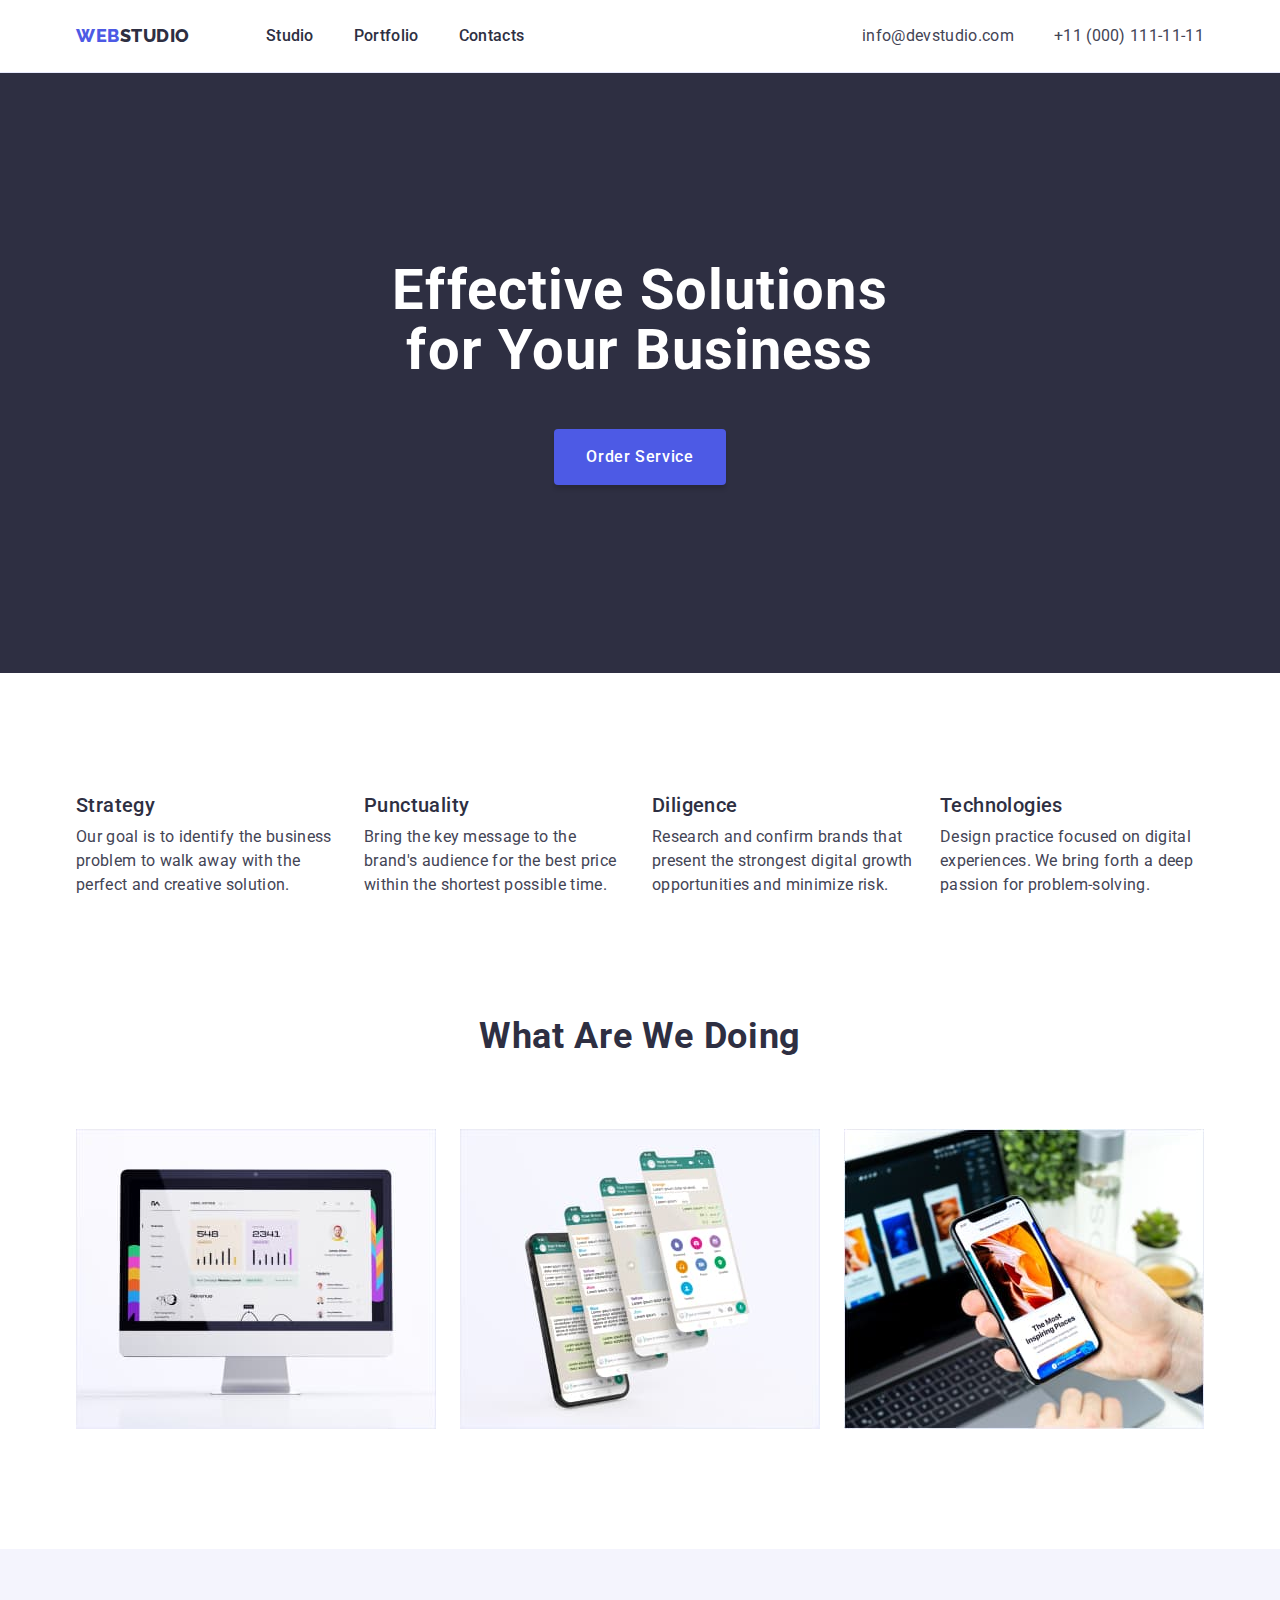
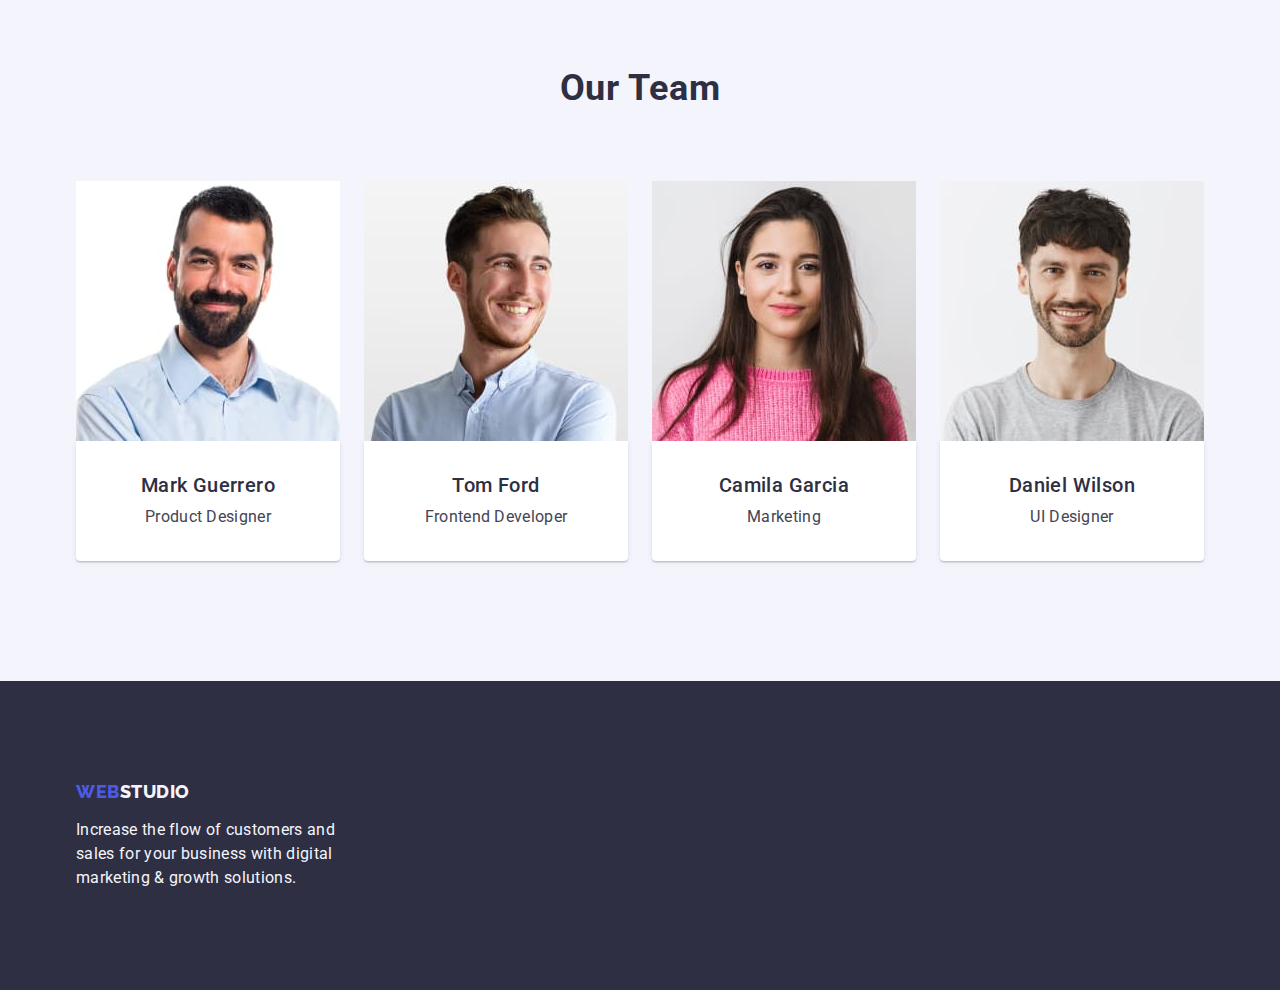
<file: index.html>
<!DOCTYPE html>
<html lang="en">
  <head>
    <meta charset="UTF-8" />
    <meta http-equiv="X-UA-Compatible" content="IE=edge" />
    <meta name="viewport" content="width=device-width, initial-scale=1.0" />
    <title>WEBSTUDIO</title>
    <link rel="preconnect" href="https://fonts.googleapis.com" />
    <link rel="preconnect" href="https://fonts.gstatic.com" crossorigin />
    <link
      href="https://fonts.googleapis.com/css2?family=Raleway:wght@800&family=Roboto:wght@400;500;700;900&display=swap"
      rel="stylesheet"
    />
    <link
      rel="stylesheet"
      href="https://cdn.jsdelivr.net/npm/modern-normalize@1.1.0/modern-normalize.min.css"
    />
    <link rel="stylesheet" href="./css/styles.css" />
  </head>
  <body>
    <header class="header">
      <div class="header-conrainer container">
        <nav class="header-nav">
          <a href="./index.html" class="header-logo-link link">Web<span class="header-logo-span">Studio</span></a>
          <ul class="header-nav-list list">
            <li class="header-nav-item">
              <a href="./index.html" class="header-nav-link link">Studio</a>
            </li>
            <li class="header-nav-item">
              <a href="./portfolio.html" class="header-nav-link link">Portfolio</a>
            </li>
            <li class="header-nav-item">
              <a href="" class="header-nav-link link">Contacts</a>
            </li>
          </ul>
        </nav>
        <address class="header-adress">
          <ul class="header-contacts-list list">
            <li class="header-contacts-item">
              <a href="mailto:info@devstudio.com" class="header-contact-link link">info@devstudio.com</a>
            </li>
            <li class="header-contacts-item">
              <a href="tel:+110001111111" class="header-contact-link link">+11 (000) 111-11-11</a>
            </li>
          </ul>
        </address>
      </div>
    </header>

    <main>
      <!-- Hero section -->
      <section class="hero section">
        <div class="hero-container container">
          <h1 class="hero-title">Effective Solutions for Your Business</h1>
          <button type="button" class="hero-btn">Order Service</button>
        </div>
      </section>

      <!-- About studio section -->
      <section class="about section">
        <div class="about-container container">
          <h2 class="about-title visually-hidden">About Studio</h2>
          <ul class="about-list list card-set">
            <li class="about-item card-set-item">
              <h3 class="about-item-header">Strategy</h3>
              <p class="about-item-text">
                Our goal is to identify the business problem to walk away with
                the perfect and creative solution.
              </p>
            </li>
            <li class="about-item card-set-item">
              <h3 class="about-item-header">Punctuality</h3>
              <p class="about-item-text">
                Bring the key message to the brand's audience for the best price
                within the shortest possible time.
              </p>
            </li>
            <li class="about-item card-set-item">
              <h3 class="about-item-header">Diligence</h3>
              <p class="about-item-text">
                Research and confirm brands that present the strongest digital
                growth opportunities and minimize risk.
              </p>
            </li>
            <li class="about-item card-set-item">
              <h3 class="about-item-header">Technologies</h3>
              <p class="about-item-text">
                Design practice focused on digital experiences. We bring forth a
                deep passion for problem-solving.
              </p>
            </li>
          </ul>
        </div>
      </section>

      <!-- What are we doing section -->
      <section class="portfolio section">
        <div class="portfolio-container container">
          <h2 class="portfolio-title">What are we doing</h2>
          <ul class="portfolio-list list card-set">
            <li class="portfolio-item card-set-item">
              <img
                src="./images/main-portfolio-web.jpg"
                alt="Web"
                width="360"
                height="360"
                class="portfolio-img"
              />
            </li>
            <li class="portfolio-item card-set-item">
              <img
                src="./images/main-portfolio-app.jpg"
                alt="Apps"
                width="360"
                height="360"
                class="portfolio-img"
              />
            </li>
            <li class="portfolio-item card-set-item">
              <img
                src="./images/main-portfolio-mobile.jpg"
                alt="Mobile"
                width="360"
                height="360"
                class="portfolio-img"
              />
            </li>
          </ul>
        </div>
      </section>

      <!-- Our team section -->
      <section class="team section">
        <div class="container">
          <h2 class="team-title">Our Team</h2>
          <ul class="team-list list card-set">
            <li class="team-item card-set-item">
            
                <img
                  src="./images/mark-guerrero.jpg"
                  alt="Mark Guerrero - Product Designer"
                  width="264"
                  height="260"
                  class="team-img"
                />
                <div class="team-item-wrapper">
                  <h3 class="team-item-header">Mark Guerrero</h3>
                  <p class="team-item-text">Product Designer</p>
                </div>
           
            </li>
            <li class="team-item card-set-item">
            
                <img
                  src="./images/tom-ford.jpg"
                  alt="Tom Ford - Frontend Developer"
                  width="264"
                  height="260"
                  class="team-img"
                />
                <div class="team-item-wrapper">
                  <h3 class="team-item-header">Tom Ford</h3>
                  <p class="team-item-text">Frontend Developer</p>
                </div>
          
            </li>
            <li class="team-item card-set-item">
             
                <img
                  src="./images/camila-garcia.jpg"
                  alt="Camila Garcia - Marketing"
                  width="264"
                  height="260"
                  class="team-img"
                />
                <div class="team-item-wrapper">
                  <h3 class="team-item-header">Camila Garcia</h3>
                  <p class="team-item-text">Marketing</p>
                </div>
            
            </li>
            <li class="team-item card-set-item">
                <img
                  src="./images/daniel-wilson.jpg"
                  alt="Daniel Wilson - UI Designer"
                  width="264"
                  height="260"
                  class="team-img"
                />
                <div class="team-item-wrapper">
                  <h3 class="team-item-header">Daniel Wilson</h3>
                  <p class="team-item-text">UI Designer</p>
                </div>
          
            </li>
          </ul>
        </div>
      </section>
    </main>

    <footer class="footer">
      <div class="container">
        <a href="./index.html" class="footer-logo-link link"
          >Web<span class="footer-logo-span">Studio</span></a
        >
        <p class="footer-text">
          Increase the flow of customers and sales for your business with
          digital marketing & growth solutions.
        </p>
      </div>
    </footer>
  </body>
</html>
</file>
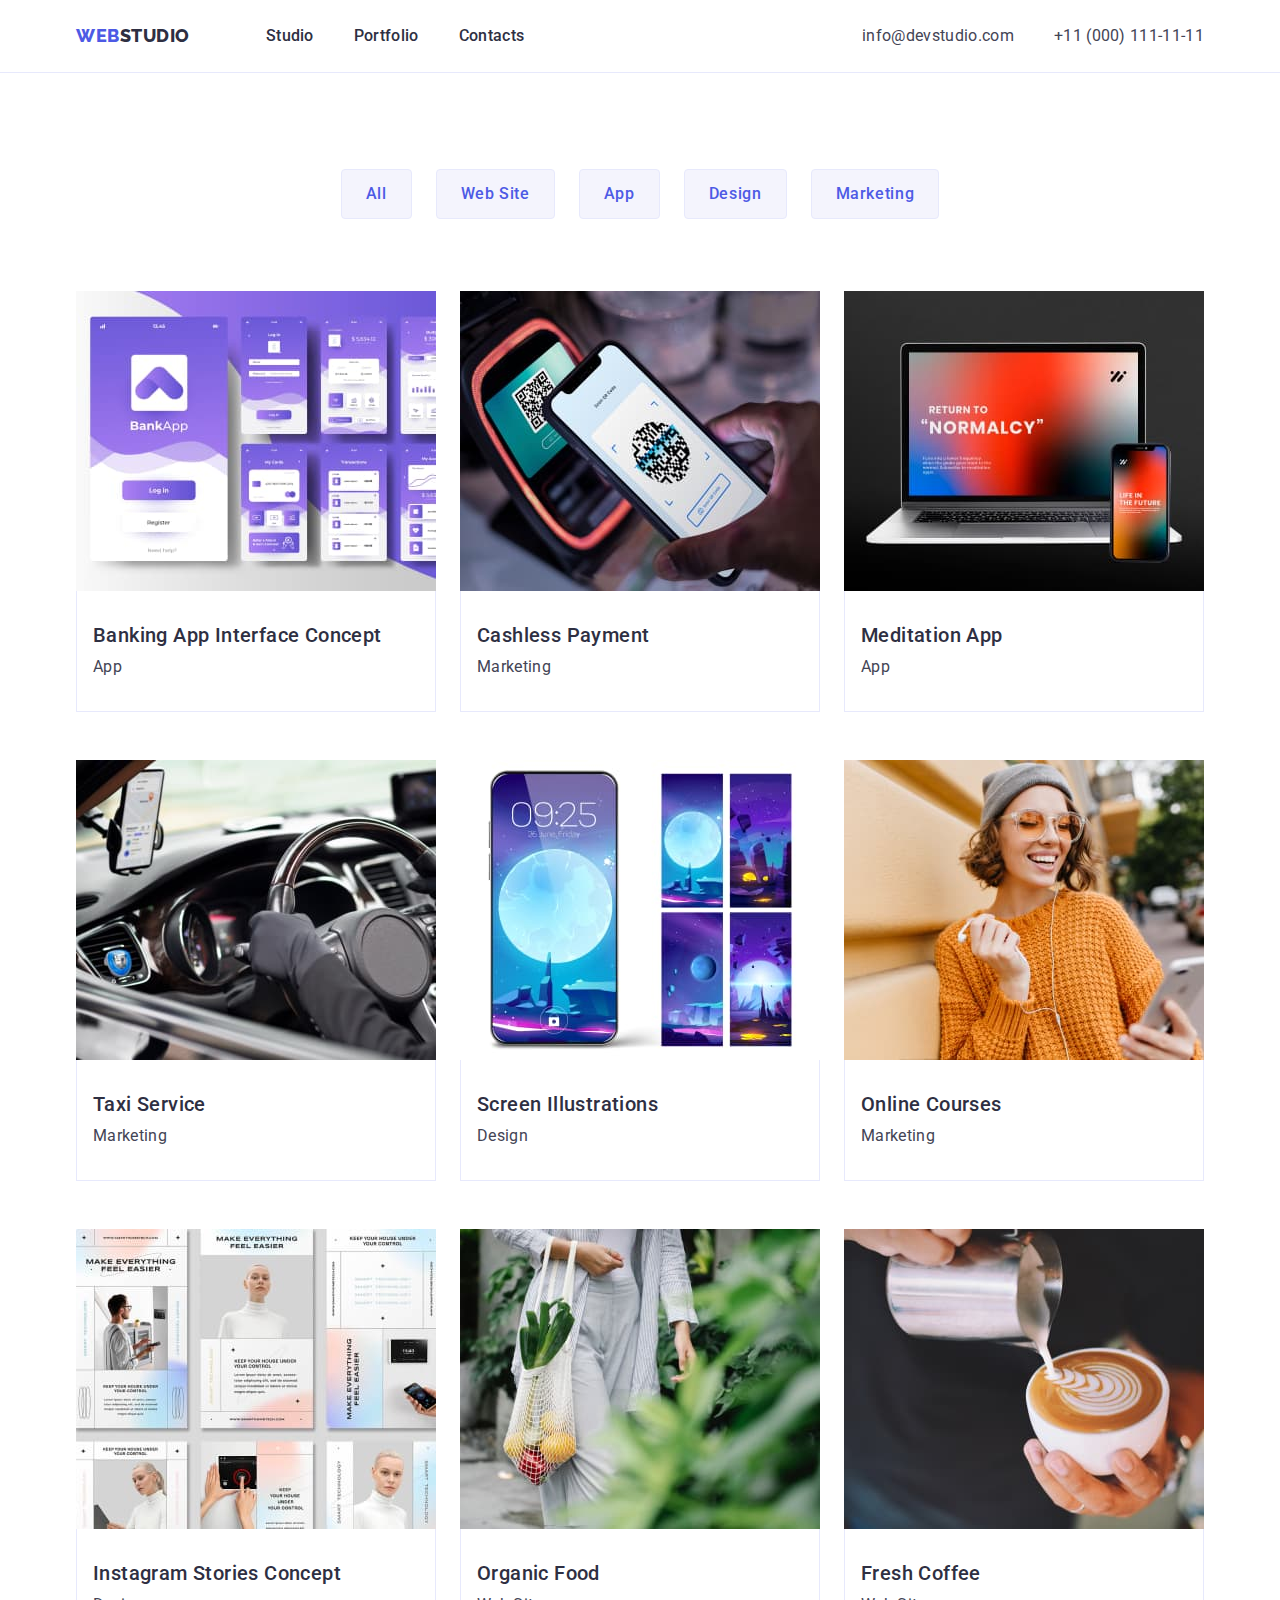
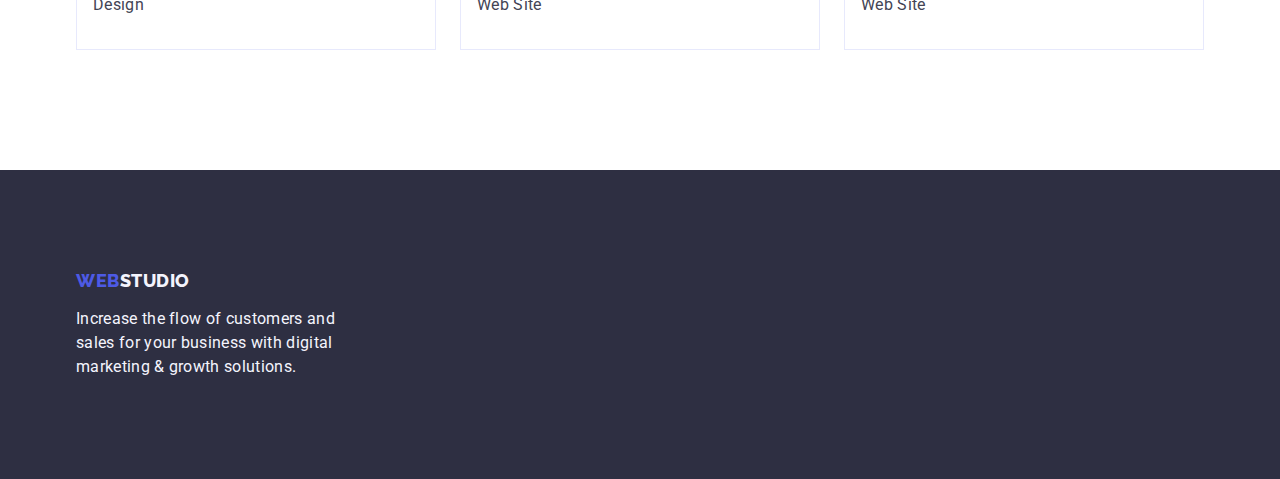
<file: portfolio.html>
<!DOCTYPE html>
<html lang="en">
  <head>
    <meta charset="UTF-8" />
    <meta http-equiv="X-UA-Compatible" content="IE=edge" />
    <meta name="viewport" content="width=device-width, initial-scale=1.0" />
    <title>Portfolio</title>
    <link rel="preconnect" href="https://fonts.googleapis.com" />
    <link rel="preconnect" href="https://fonts.gstatic.com" crossorigin />
    <link
      href="https://fonts.googleapis.com/css2?family=Raleway:wght@800&family=Roboto:wght@400;500;700;900&display=swap"
      rel="stylesheet"
    />
    <link
      rel="stylesheet"
      href="https://cdn.jsdelivr.net/npm/modern-normalize@1.1.0/modern-normalize.min.css"
    />
    <link rel="stylesheet" href="./css/styles.css" />
  </head>

  <body>
    <header class="header">
      <div class="header-conrainer container">
        <nav class="header-nav">
          <a href="./index.html" class="header-logo-link link">Web<span class="header-logo-span">Studio</span></a>
          <ul class="header-nav-list list">
            <li class="header-nav-item">
              <a href="./index.html" class="header-nav-link link">Studio</a>
            </li>
            <li class="header-nav-item">
              <a href="./portfolio.html" class="header-nav-link link">Portfolio</a>
            </li>
            <li class="header-nav-item">
              <a href="" class="header-nav-link link">Contacts</a>
            </li>
          </ul>
        </nav>
        <address class="header-adress">
          <ul class="header-contacts-list list">
            <li class="header-contacts-item">
              <a href="mailto:info@devstudio.com" class="header-contact-link link">info@devstudio.com</a>
            </li>
            <li class="header-contacts-item">
              <a href="tel:+110001111111" class="header-contact-link link">+11 (000) 111-11-11</a>
            </li>
          </ul>
        </address>
      </div>
    </header>

    <main>
      <section class="portfolio-works">
        <div class="portfolio-works-container container">
        <h1 class="portfolio-page-title visually-hidden">Portfolio</h1>

        <!-- Filters List -->
       
        <ul class="portfolio-filters-list list">
          <li class="portfolio-filters-item">
            <button type="button" class="portfolio-filters-btn">All</button>
          </li>
          <li class="portfolio-filters-item">
            <button type="button" class="portfolio-filters-btn">Web Site</button>
          </li>
          <li class="portfolio-filters-item">
            <button type="button" class="portfolio-filters-btn">App</button>
          </li>
          <li class="portfolio-filters-item">
            <button type="button" class="portfolio-filters-btn">Design</button>
          </li>
          <li class="portfolio-filters-item">
            <button type="button" class="portfolio-filters-btn">Marketing</button>
          </li>
        </ul>


        <!-- Works List -->
        <ul class="portfolio-works-list list">
          <li class="portfolio-works-item">
            <a href="" class="portfolio-works-item-link link">
              <img
                src="./images/portfolio/portfolio-banking.jpg"
                width="360"
                height="300"
                alt="Banking App Interface Concept"
                class="portfolio-works-img"
              />
              <div class="portfolio-works-title-wrapper">
              <h2 class="portfolio-works-header">Banking App Interface Concept</h2>
              <p class="portfolio-works-text">App</p>
              </div>
            </a>
          </li>
          <li class="portfolio-works-item">
            <a href="" class="portfolio-works-item-link link">
              <img
                src="./images/portfolio/portfolio-cashless-payment.jpg"
                width="360"
                height="300"
                alt="Cashless Payment"
                class="portfolio-works-img"
              />
              <div class="portfolio-works-title-wrapper">
              <h2 class="portfolio-works-header">Cashless Payment</h2>
              <p class="portfolio-works-text">Marketing</p>
              </div>
            </a>
          </li>
          <li class="portfolio-works-item">
            <a href="" class="portfolio-works-item-link link">
              <img
                src="./images/portfolio/portfolio-meditation-app.jpg"
                width="360"
                height="300"
                alt="Meditation App"
                class="portfolio-works-img"
              />
              <div class="portfolio-works-title-wrapper">
              <h2 class="portfolio-works-header">Meditation App</h2>
              <p class="portfolio-works-text">App</p>
              </div>
            </a>
          </li>
          <li class="portfolio-works-item">
            <a href="" class="portfolio-works-item-link link">
              <img
                src="./images/portfolio/portfolio-taxi-service.jpg"
                width="360"
                height="300"
                alt="Taxi Service"
                class="portfolio-works-img"
              />
              <div class="portfolio-works-title-wrapper">
              <h2 class="portfolio-works-header">Taxi Service</h2>
              <p class="portfolio-works-text">Marketing</p>
              </div>
            </a>
          </li>
          <li class="portfolio-works-item">
            <a href="" class="portfolio-works-item-link link">
              <img
                src="./images/portfolio/portfolio-screen-illustrations.jpg"
                width="360"
                height="300"
                alt="Screen Illustrations"
                class="portfolio-works-img"
              />
              <div class="portfolio-works-title-wrapper">
              <h2 class="portfolio-works-header">Screen Illustrations</h2>
              <p class="portfolio-works-text">Design</p>
              </div>
            </a>
          </li>
          <li class="portfolio-works-item">
            <a href="" class="portfolio-works-item-link link">
              <img
                src="./images/portfolio/portfolio-online-courses.jpg"
                width="360"
                height="300"
                alt="Online Courses"
                class="portfolio-works-img"
              />
              <div class="portfolio-works-title-wrapper">
              <h2 class="portfolio-works-header">Online Courses</h2>
              <p class="portfolio-works-text">Marketing</p>
              </div>
            </a>
          </li>
          <li class="portfolio-works-item">
            <a href="" class="portfolio-works-item-link link">
              <img
                src="./images/portfolio/portfolio-inst-stories-concept.jpg"
                width="360"
                height="300"
                alt="Instagram Stories Concept"
                class="portfolio-works-img"
              />
              <div class="portfolio-works-title-wrapper">
              <h2 class="portfolio-works-header">Instagram Stories Concept</h2>
              <p class="portfolio-works-text">Design</p>
              </div>
            </a>
          </li>
          <li class="portfolio-works-item">
            <a href="" class="portfolio-works-item-link link">
              <img
                src="./images/portfolio/portfolio-organic-food.jpg"
                width="360"
                height="300"
                alt="Organic Foo"
                class="portfolio-works-img"
              />
              <div class="portfolio-works-title-wrapper">
              <h2 class="portfolio-works-header">Organic Food</h2>
              <p class="portfolio-works-text">Web Site</p>
              </div>
            </a>
          </li>
          <li class="portfolio-works-item">
            <a href="" class="portfolio-works-item-link link">
              <img
                src="./images/portfolio/portfolio-fresh-coffee.jpg"
                width="360"
                height="300"
                alt="Fresh Coffee"
                class="portfolio-works-img"
              />
              <div class="portfolio-works-title-wrapper">
              <h2 class="portfolio-works-header">Fresh Coffee</h2>
              <p class="portfolio-works-text">Web Site</p>
              </div>
            </a>
          </li>
        </ul>
        </div>
      </section>
    </main>

 <footer class="footer">
      <div class="container">
        <a href="./index.html" class="footer-logo-link link">Web<span class="footer-logo-span">Studio</span></a>
        <p class="footer-text">
          Increase the flow of customers and sales for your business with
          digital marketing & growth solutions.
        </p>
      </div>
    </footer>
  </body>
</html>
</file>
<file: css/styles.css>
:root {
  --frimary-font: "Roboto", sans-serif;
  --secondary-font: "Raleway", sans-serif;
  --iris: #4d5ae5;
  --ocean: #404bbf;
  --navy-blue: #2e2f42;
  --green: #31d0aa;
  --slate: #434455;
  --light-slate: #8e8f99;
  --cornflower: #e7e9fc;
  --cloud: #f4f4fd;
  --navy-blue-modal: #2e2f42;
  --grey: #2e2f42;
  --white: #ffffff;
  --dairy: #fcfcfc;

  --indent: 24px;
  --items: 3;
}

/* Reset start */

h1,
h2,
h3,
h4,
h5,
h6,
p {
  margin: 0;
}
img {
  display: block;
  max-width: 100%;
  height: auto;
}
.link {
  color: currentColor;
  text-decoration: none;
}
.list {
  list-style: none;
  padding: 0;
  margin: 0;
}

button {
  font-family: inherit;
  color: currentColor;
  cursor: pointer;
}



/* Reset end */

/* Card set */
/*
.card-set {
  display: flex;
  align-items: center;
  gap: var(--indent);
}
.card-set-item {
  width: calc((100% - ((var(--items) -1) * var(--indent))) / var(--items)); 
}
*/

body {
  font-family: var(--frimary-font);
  background-color: var(--white);
  color: var(--slate);
}

.visually-hidden {
  position: absolute;
  width: 1px;
  height: 1px;
  margin: -1px;
  border: 0;
  padding: 0;
  white-space: nowrap;
  clip-path: inset(100%);
  clip: rect(0 0 0 0);
  overflow: hidden;
}

.container {
  width: 1158px;
  margin-left: auto;
  margin-right: auto;
  padding-left: 15px;
  padding-right: 15px;

  /*outline: 2px solid red;
  outline-offset: -2px;*/
}

.section {
  padding-top: 120px;
  padding-bottom: 120px;
}

/* Header styles */

.header {
  border-bottom: 1px solid #e7e9fc;
}

.header-conrainer {
  display: flex;
  align-items: center;
}
.header-nav {
  display: flex;
  align-items: center;
  margin-right: auto;
}

.header-logo-link {
  font-family: var(--secondary-font);
  font-weight: 800;
  font-size: 18px;
  line-height: 1.17;
  /* identical to box height, or 117% */
  letter-spacing: 0.03em;
  text-transform: uppercase;
  color: #4d5ae5;

  margin-right: 76px;
}

.header-logo-span {
  color: var(--navy-blue);
}

.header-nav-list {
  display: flex;
  align-items: center;
  gap: 40px;
}

.header-nav-item {
}

.header-nav-link {
  font-weight: 500;
  font-size: 16px;
  line-height: 24px;
  letter-spacing: 0.02em;
  color: var(--navy-blue);

  display: block;
  padding: 24px 0px;
}
.header-nav-link:hover,
.header-nav-link:focus {
  color: var(--ocean);
}

.header-adress {
  font-style: normal;
}

.header-contacts-list {
  display: flex;
  align-items: center;
  gap: 40px;
}

.header-contacts-item {
}

.header-contact-link {
  font-size: 16px;
  line-height: 24px;
  letter-spacing: 0.02em;
  color: var(--slate);

  display: block;
  padding: 24px 0px;
}
.header-contact-link:hover,
.header-contact-link:focus {
  color: var(--ocean);
}

/* Hero styles */

.hero {
  padding: 188px 0;
  background: var(--navy-blue);
}

.hero-container {

}

.hero-title {
  font-weight: 700;
  font-size: 56px;
  line-height: 1.07;
  /* or 107% */
  text-align: center;
  letter-spacing: 0.02em;
  color: var(--white);

  display: block;
  max-width: 496px;
  margin-bottom: 48px;
  margin-right: auto;
  margin-left: auto;
}

.hero-btn {
  font-family: var(--frimary-font);
  font-weight: 500;
  font-size: 16px;
  line-height: 1.5;
  /* identical to box height, or 150% */
  align-items: center;
  letter-spacing: 0.04em;
  color: var(--white);
  background: var(--iris);
  box-shadow: 0px 4px 4px rgba(0, 0, 0, 0.15);
  border-radius: 4px;
  cursor: pointer;
  border: none;

  display: block;
  min-width: 169px;
  height: 56px;
  padding: 16px 32px;
  margin-right: auto;
  margin-left: auto;
}
.hero-btn:hover,
.hero-btn:focus {
  background-color: var(--ocean);
}

/* About styles */

.about-container {
}

.about {
}

.about-list {
  display: flex;
  gap: var(--indent);
  align-items: flex-start;
}

.about-item {
  --items: 4;
  width: calc((100% - var(--indent) * 3) / 4);
}

.about-item-header {
  font-weight: 500;
  font-size: 20px;
  line-height: 24px;
  /* identical to box height, or 120% */
  letter-spacing: 0.02em;
  color: var(--navy-blue);
  margin-bottom: 8px;
}

.about-item-text {
  font-size: 16px;
  line-height: 24px;
  /* or 150% */
  letter-spacing: 0.02em;
  color: var(--slate);
}

/* Portfolio styles */

.portfolio {
  padding-top: 0px;
}

.portfolio-title {
  font-weight: 700;
  font-size: 36px;
  line-height: 1.11;
  /* identical to box height, or 111% */
  text-align: center;
  letter-spacing: 0.02em;
  text-transform: capitalize;
  color: var(--navy-blue);

  margin-bottom: 72px;
}

.portfolio-list {
  display: flex;
  align-items: center;
  gap: var(--indent);
}

.portfolio-item {
  --items: 3;
  width: calc((100% - var(--indent) * 2) / 3);
}

.portfolio-img {
  display: block;
  max-width: 100%;
  height: auto;
}

/* Team styles */

.team {
  background: var(--cloud);
}

.team-title {
  font-weight: 700;
  font-size: 36px;
  line-height: 1.11;
  /* identical to box height, or 111% */
  text-align: center;
  letter-spacing: 0.02em;
  text-transform: capitalize;
  color: var(--navy-blue);

  margin-bottom: 72px;
}

.team-list {
  display: flex;
  align-items: center;
  gap: var(--indent);
}

.team-item {
  --items: 4;
  width: calc((100% - var(--indent) * 3) / 4);
}

.team-item-card {
  
}

.team-img {
  display: block;
  max-width: 100%;
  height: auto;
}

.team-item-wrapper {
  padding: 32px 16px;
  background: var(--white);
  box-shadow: 0px 1px 6px rgba(46, 47, 66, 0.08), 0px 1px 1px rgba(46, 47, 66, 0.16), 0px 2px 1px rgba(46, 47, 66, 0.08);
  border-radius: 0px 0px 4px 4px;
  border-top: none;
}

.team-item-header {
  font-weight: 500;
  font-size: 20px;
  line-height: 1.2;
  /* identical to box height, or 120% */
  text-align: center;
  letter-spacing: 0.02em;
  color: var(--navy-blue);

  margin-bottom: 8px;
}

.team-item-text {
  font-size: 16px;
  line-height: 1.5;
  /* identical to box height, or 150% */
  text-align: center;
  letter-spacing: 0.02em;
  color: var(--slate);
}

/* Footer styles */

.footer {
  background: var(--navy-blue);
  padding-top: 100px;
  padding-bottom: 100px;
}

.footer-logo-link {
  font-family: var(--secondary-font);
  font-weight: 800;
  font-size: 18px;
  line-height: 1.17;
  /* identical to box height, or 117% */
  letter-spacing: 0.03em;
  text-transform: uppercase;
  color: var(--iris);

  display: inline-block;
  margin-bottom: 16px;
}
.footer-logo-span {
  color: var(--cloud);
}

.footer-text {
  font-size: 16px;
  line-height: 1.5;
  /* or 150% */
  letter-spacing: 0.02em;
  color: var(--cloud);
  max-width: 264px;
}

/* =================== */
/* Portfolio Page */

/* Portfolio filters styles */

.portfolio-page-title {
}
.portfolio-filters {
}


.portfolio-filters-list {
  margin-bottom: 72px;
  display: flex;
  justify-content: center;
  gap: var(--indent);
}

.portfolio-filters-item {
}

.portfolio-filters-btn {
  font-family: var(--primary-font);
  font-style: normal;
  font-weight: 500;
  font-size: 16px;
  line-height: 1.5;
  /* identical to box height, or 150% */
  text-align: center;
  letter-spacing: 0.04em;
  color: var(--iris);
  background-color: var(--cloud);
  border: 1px solid var(--cornflower);
  border-radius: 4px;
  cursor: pointer;

  padding: 12px 24px;
}

.portfolio-filters-btn:hover,
.portfolio-filters-btn:focus {
  background-color: var(--ocean);
  color: var(--white);
  border: 1px solid transparent;
}

/* Portfolio works styles */
.portfolio-works {
  padding-top: 96px;
  padding-bottom: 120px;
}

.portfolio-works-list {
  display: flex;
  flex-wrap: wrap;
  align-items: center;
  gap: var(--indent);
  row-gap: 48px;
}

.portfolio-works-item {
  background-color: var(--white);

  width: calc((100% - var(--indent) * 2) / 3);
}

.portfolio-works-item-link {
}

.portfolio-works-title-wrapper {
  padding: 32px 16px;
  border: 1px solid var(--cornflower);
  border-top: none;
}

.portfolio-works-img {
  display: block;
  max-width: 100%;
  height: auto;
}
.portfolio-works-header {
  font-weight: 500;
  font-size: 20px;
  line-height: 1.2;
  /* identical to box height, or 120% */
  letter-spacing: 0.02em;
  color: var(--navy-blue);

  margin-bottom: 8px;
}
.portfolio-works-text {
  font-weight: 400;
  font-size: 16px;
  line-height: 1.5;
  /* identical to box height, or 150% */
  letter-spacing: 0.02em;
  color: var(--slate);
}
</file>
